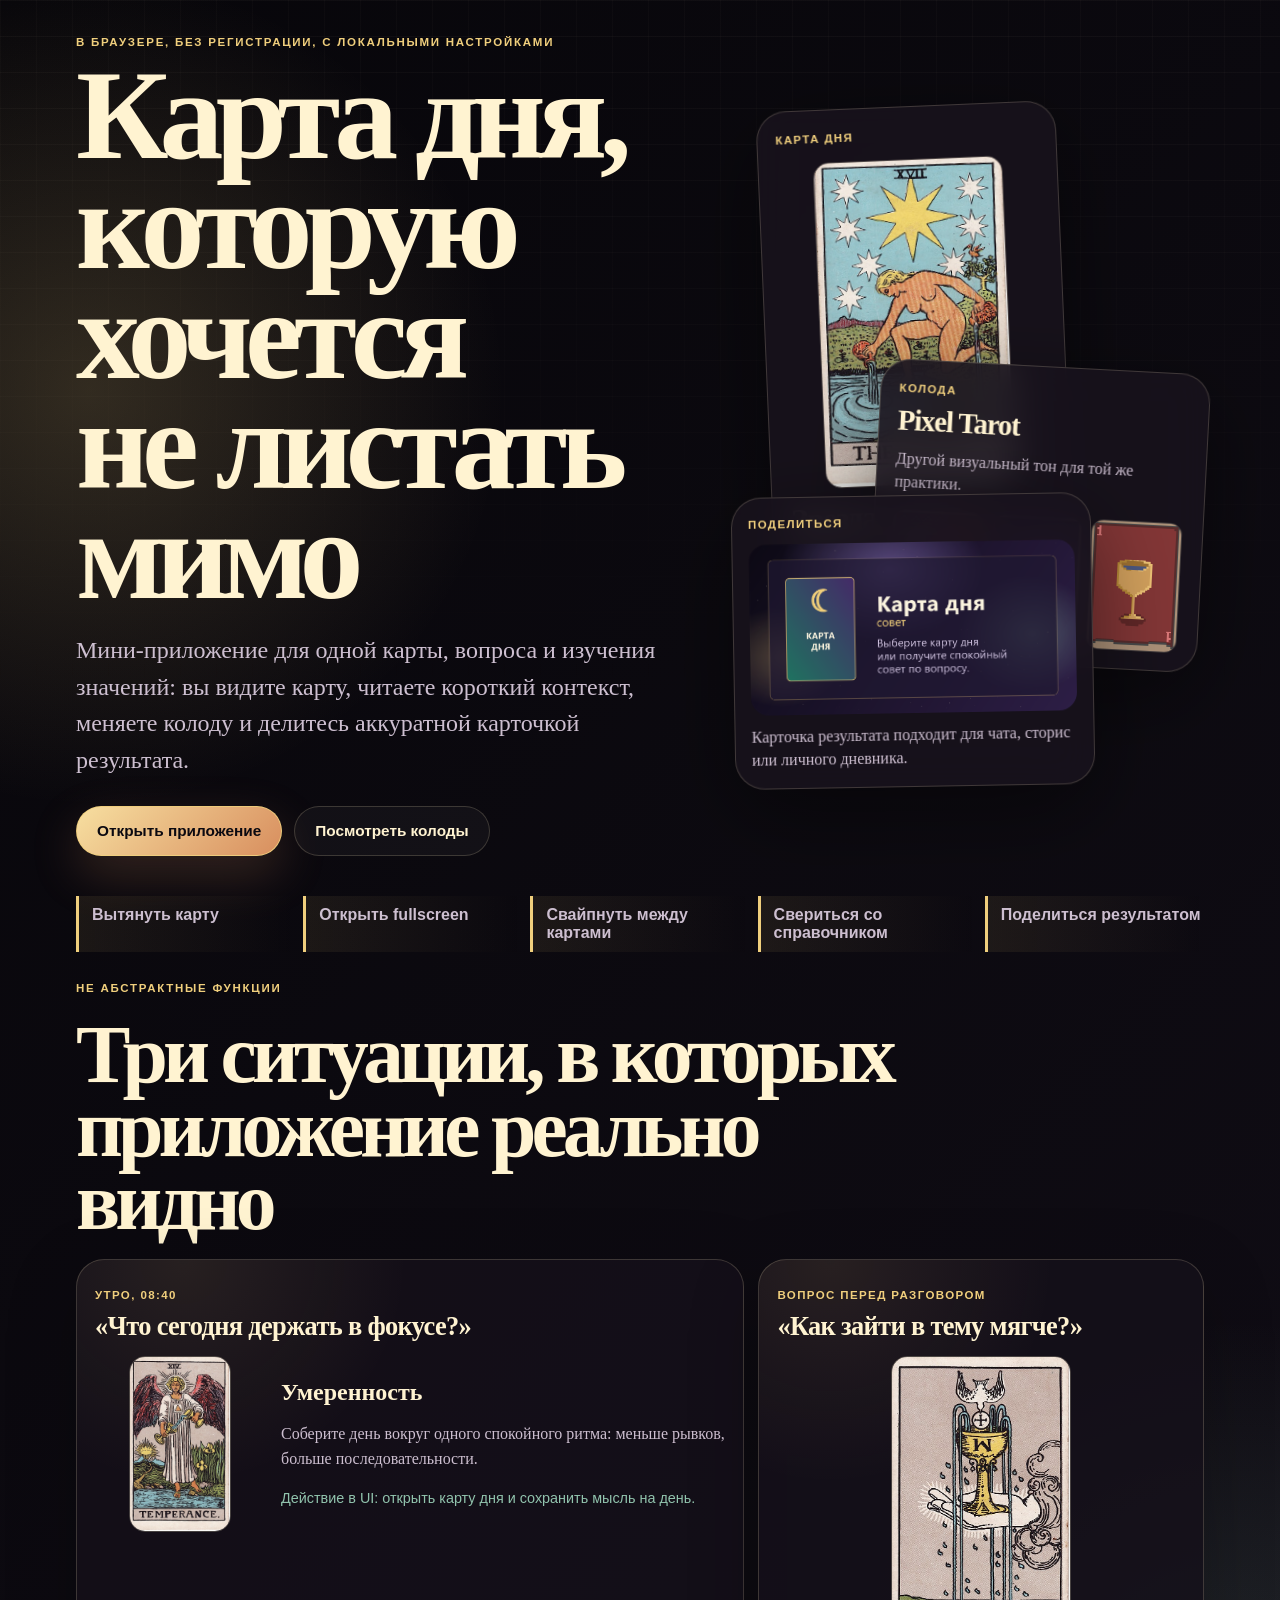
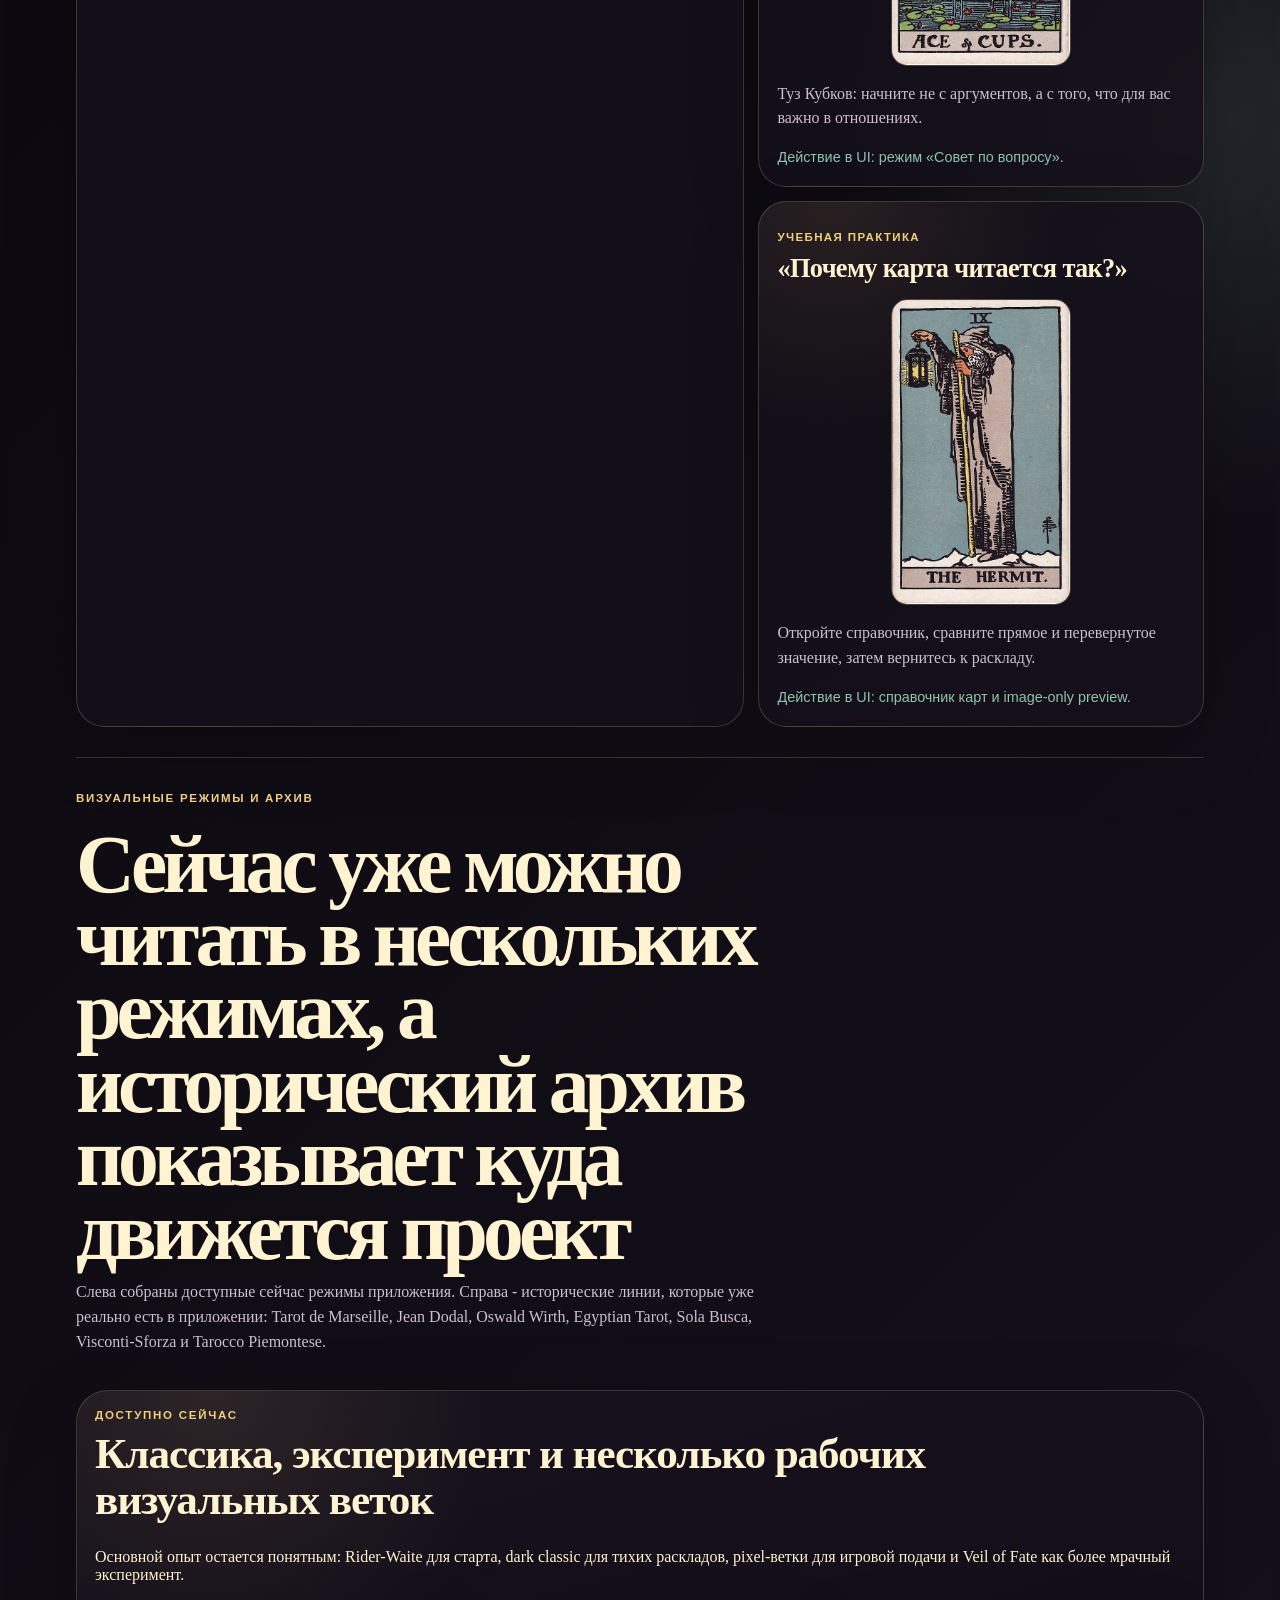
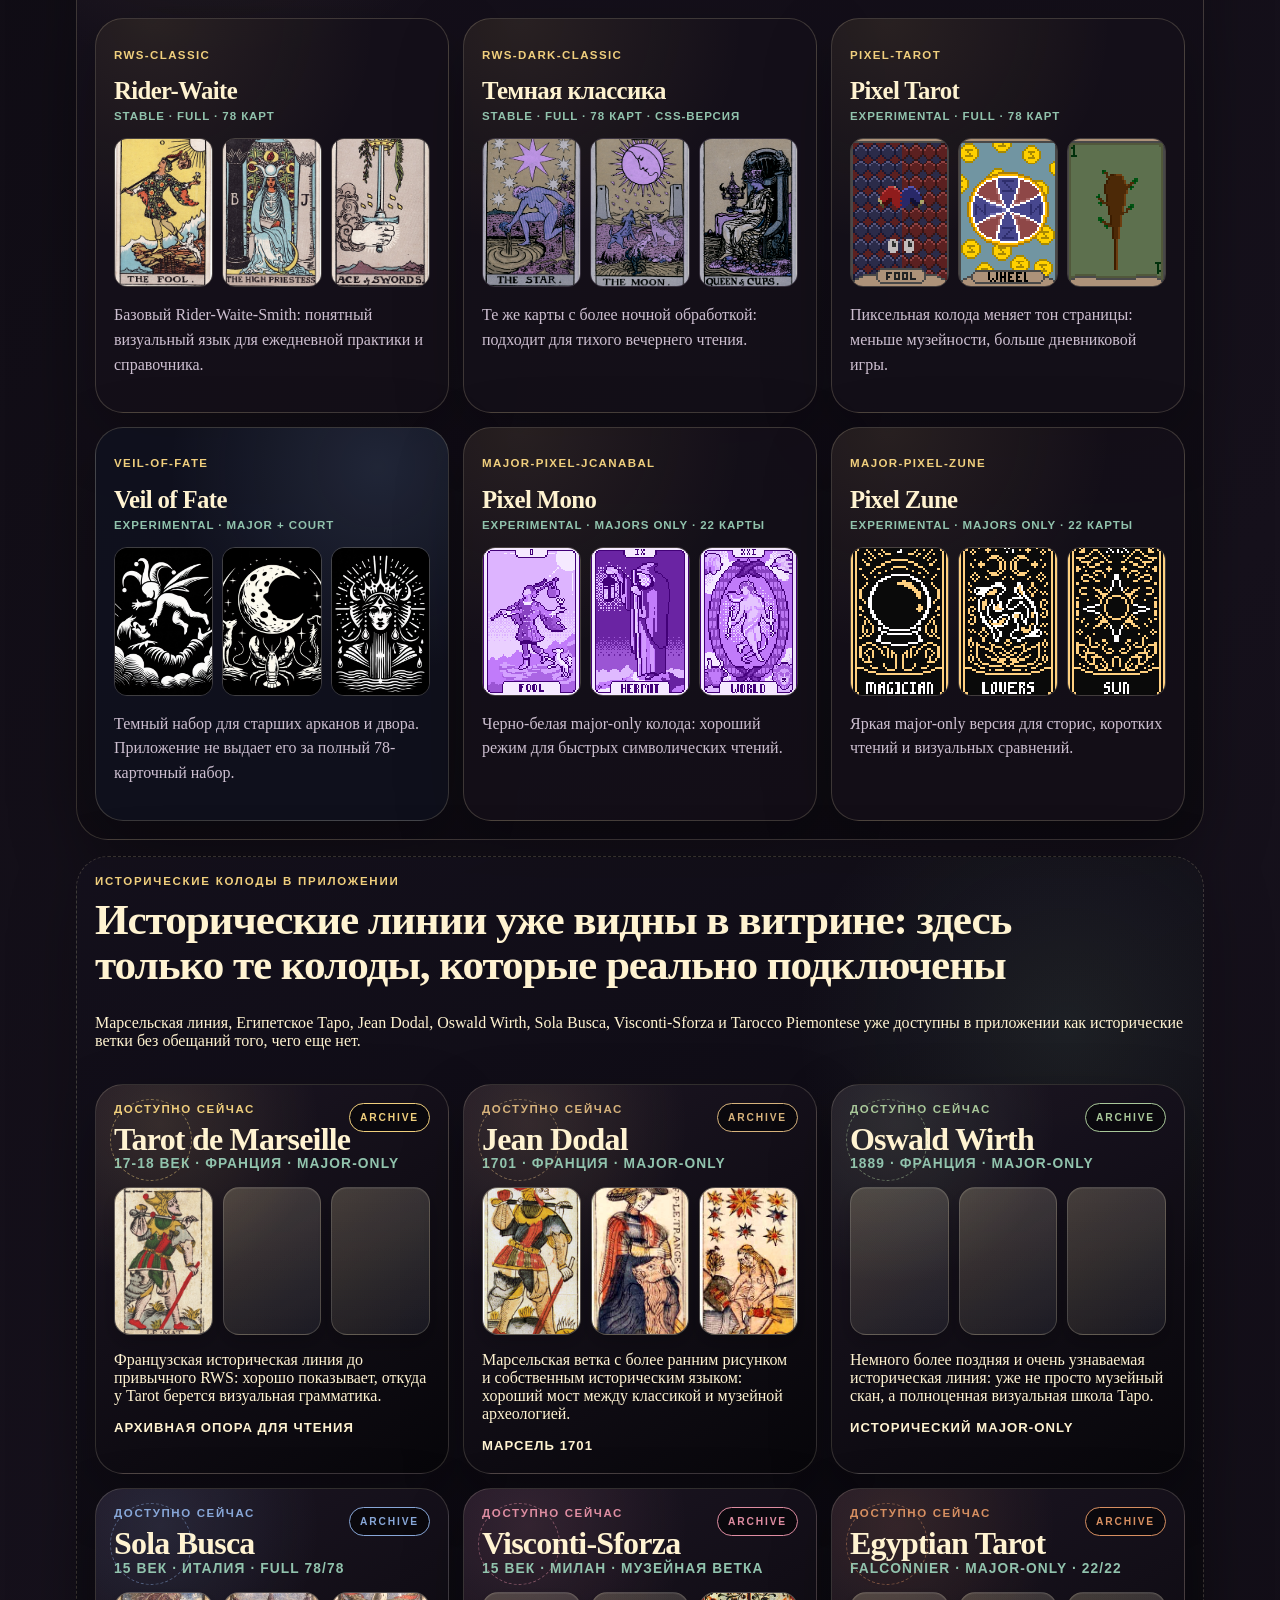
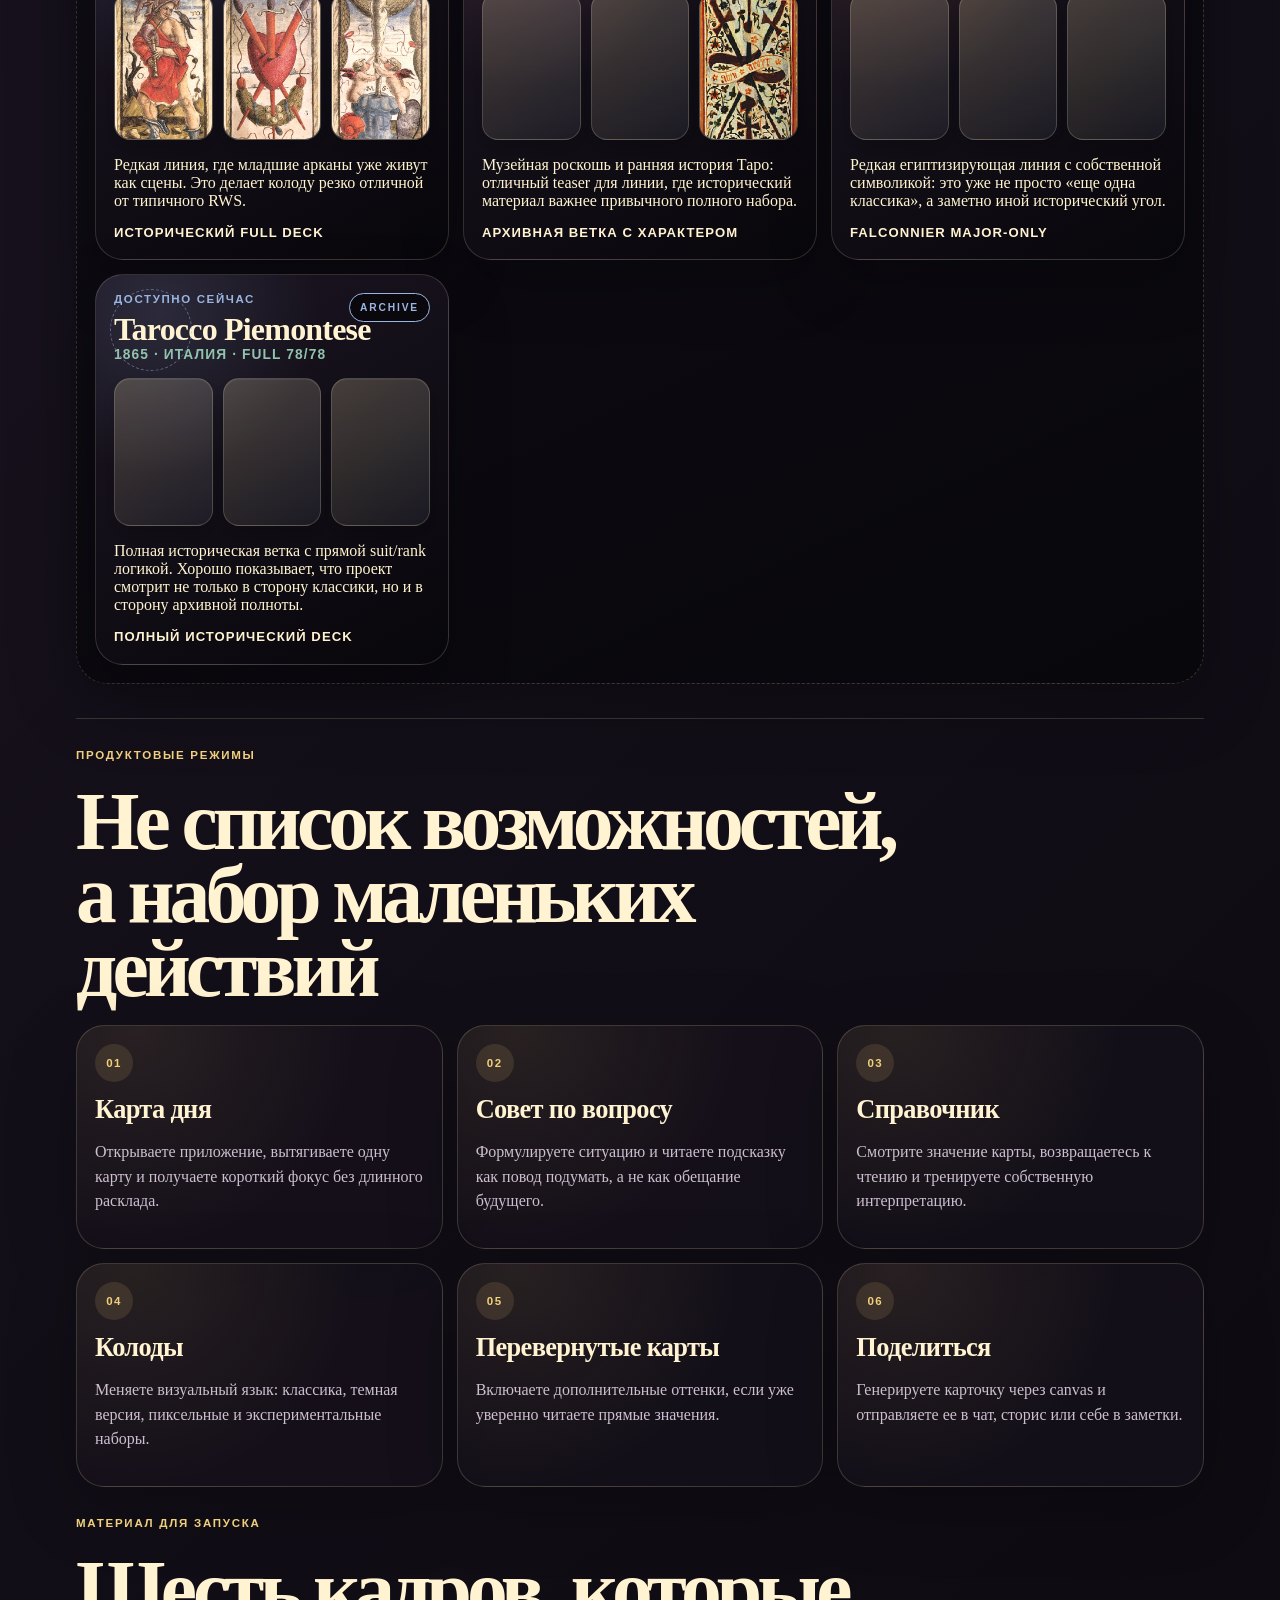
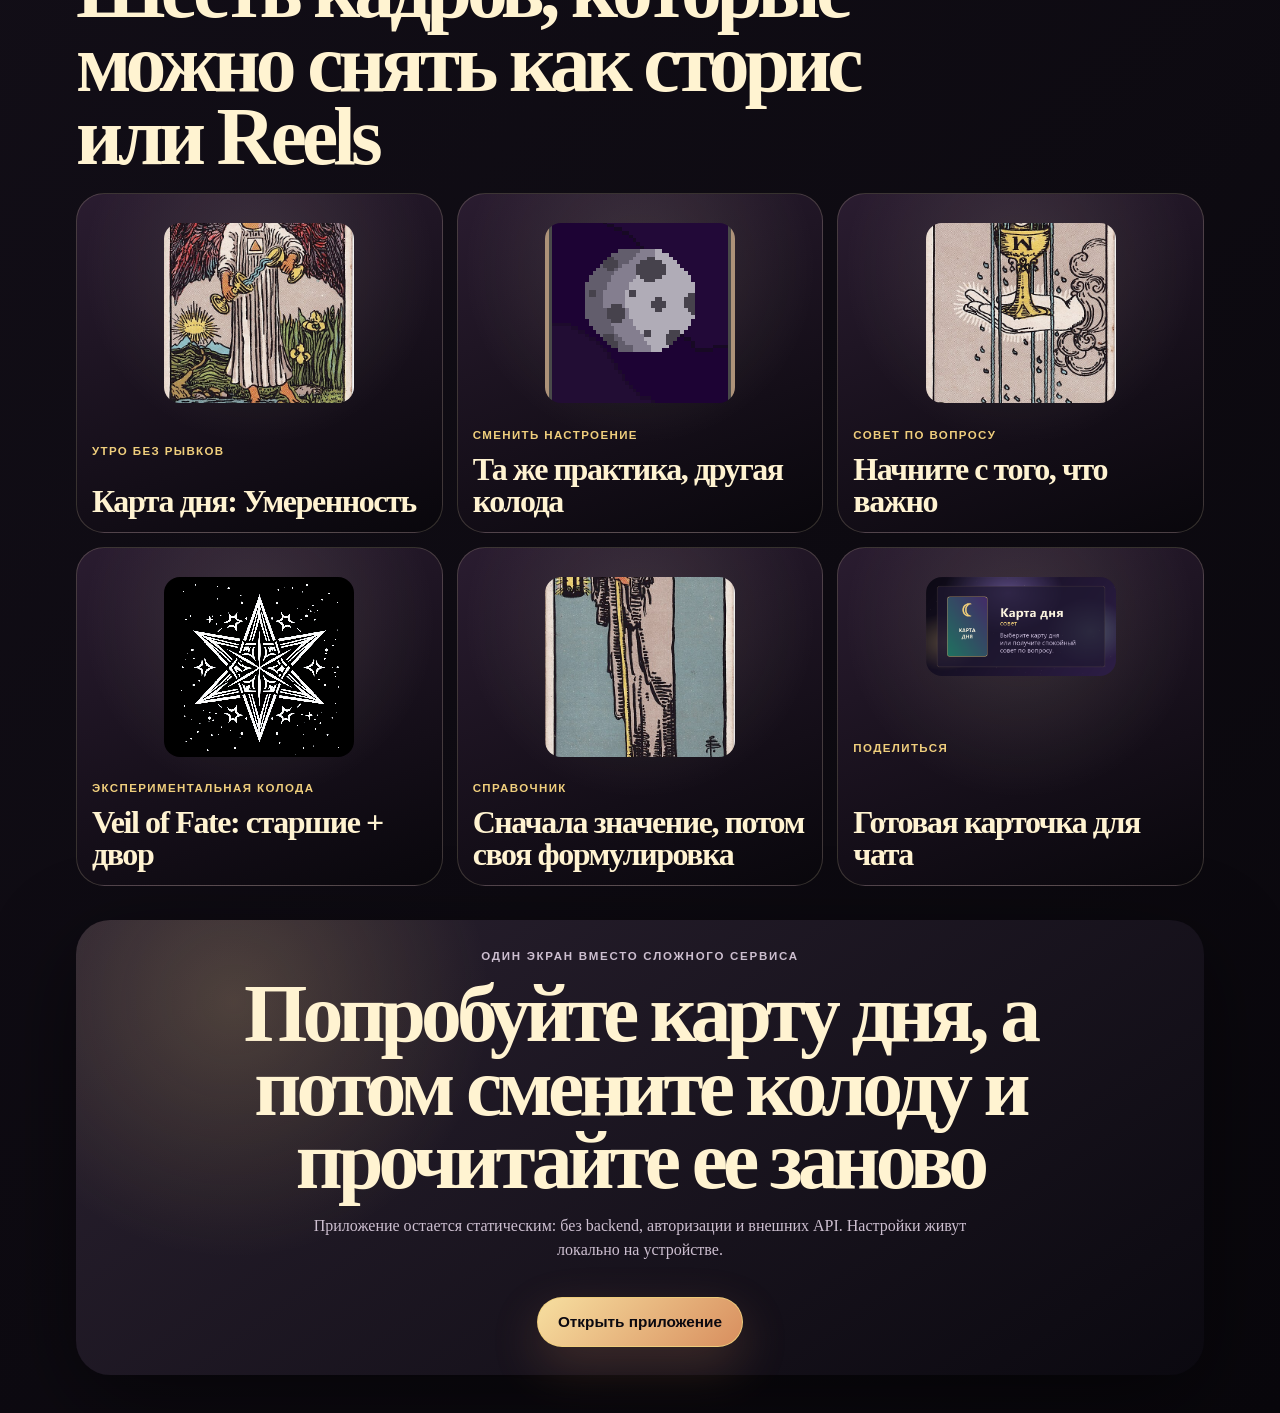
<file: promo/index.html>
<!doctype html>
<html lang="ru">
<head>
  <meta charset="utf-8">
  <meta name="viewport" content="width=device-width, initial-scale=1, viewport-fit=cover">
  <title>Карта дня - Таро-приложение с колодами и живыми примерами</title>
  <meta name="description" content="Авторская витрина приложения «Карта дня»: ежедневная карта, совет по вопросу, справочник, выбор колод, перевернутые карты и красивые карточки для шеринга.">
  <link rel="canonical" href="https://kostgame.github.io/Tarot/promo/">

  <meta property="og:type" content="website">
  <meta property="og:site_name" content="Карта дня">
  <meta property="og:title" content="Карта дня - Таро-приложение с колодами и живыми примерами">
  <meta property="og:description" content="Посмотрите, как работает «Карта дня»: реальные сценарии, разные колоды, справочник значений и карточки для шеринга.">
  <meta property="og:url" content="https://kostgame.github.io/Tarot/promo/">
  <meta property="og:image" content="https://kostgame.github.io/Tarot/assets/social/og-image.png">
  <meta property="og:image:width" content="1200">
  <meta property="og:image:height" content="630">

  <meta name="twitter:card" content="summary_large_image">
  <meta name="twitter:title" content="Карта дня - Таро-приложение с колодами и живыми примерами">
  <meta name="twitter:description" content="Ежедневная карта, совет по вопросу, справочник, выбор колод и карточки для шеринга прямо в браузере.">
  <meta name="twitter:image" content="https://kostgame.github.io/Tarot/assets/social/og-image.png">

  <link rel="icon" href="../favicon.ico" sizes="any">
  <link rel="icon" href="../favicon-32x32.png" type="image/png" sizes="32x32">
  <link rel="icon" href="../favicon-16x16.png" type="image/png" sizes="16x16">
  <link rel="icon" href="../favicon.svg" type="image/svg+xml">
  <link rel="apple-touch-icon" href="../apple-touch-icon.png">
  <meta name="theme-color" content="#0b0910">
  <link rel="stylesheet" href="styles.css">
</head>
<body>
  <main class="page">
    <section class="hero" aria-labelledby="hero-title">
      <div class="hero-copy">
        <p class="overline">В браузере, без регистрации, с локальными настройками</p>
        <h1 id="hero-title">Карта дня,<span>которую хочется</span><span>не листать мимо</span></h1>
        <p class="lead">Мини-приложение для одной карты, вопроса и изучения значений: вы видите карту, читаете короткий контекст, меняете колоду и делитесь аккуратной карточкой результата.</p>
        <div class="hero-actions" aria-label="Основные действия">
          <a class="button button-primary" href="https://kostgame.github.io/Tarot/">Открыть приложение</a>
          <a class="button button-secondary" href="#deck-showcase">Посмотреть колоды</a>
        </div>
      </div>

      <div class="hero-board" aria-label="Коллаж экранов приложения">
        <article class="floating-card reading-panel">
          <span class="ui-chip">Карта дня</span>
          <img src="../assets/cards/major-17-star.jpg" alt="Карта Таро Звезда">
          <h2>Звезда</h2>
          <p>Не пытайтесь решить все сразу. Выберите один шаг, который возвращает ощущение направления.</p>
        </article>
        <article class="floating-card deck-switch">
          <span class="ui-chip">Колода</span>
          <strong>Pixel Tarot</strong>
          <p>Другой визуальный тон для той же практики.</p>
          <div class="mini-row">
            <img src="../assets/cards-experimental/pixel-tarot/major-00-fool.png" alt="Pixel Tarot Дурак">
            <img src="../assets/cards-experimental/pixel-tarot/major-18-moon.png" alt="Pixel Tarot Луна">
            <img src="../assets/cards-experimental/pixel-tarot/cups-01-ace.png" alt="Pixel Tarot Туз Кубков">
          </div>
        </article>
        <article class="floating-card share-panel">
          <span class="ui-chip">Поделиться</span>
          <img src="../assets/social/og-image.png" alt="Preview карточки приложения">
          <p>Карточка результата подходит для чата, сторис или личного дневника.</p>
        </article>
      </div>
    </section>

    <section class="editorial-strip" aria-label="Что пользователь делает в приложении">
      <p>Вытянуть карту</p>
      <p>Открыть fullscreen</p>
      <p>Свайпнуть между картами</p>
      <p>Свериться со справочником</p>
      <p>Поделиться результатом</p>
    </section>

    <section class="section examples" aria-labelledby="examples-title">
      <div class="section-heading">
        <p class="overline">Не абстрактные функции</p>
        <h2 id="examples-title">Три ситуации, в которых приложение реально видно</h2>
      </div>
      <div class="example-layout">
        <article class="example-card example-large">
          <p class="example-label">Утро, 08:40</p>
          <h3>«Что сегодня держать в фокусе?»</h3>
          <div class="example-body">
            <img src="../assets/cards/major-14-temperance.jpg" alt="Карта Умеренность">
            <div>
              <strong>Умеренность</strong>
              <p>Соберите день вокруг одного спокойного ритма: меньше рывков, больше последовательности.</p>
              <span>Действие в UI: открыть карту дня и сохранить мысль на день.</span>
            </div>
          </div>
        </article>
        <article class="example-card">
          <p class="example-label">Вопрос перед разговором</p>
          <h3>«Как зайти в тему мягче?»</h3>
          <img src="../assets/cards/cups-01-ace.jpg" alt="Туз Кубков">
          <p>Туз Кубков: начните не с аргументов, а с того, что для вас важно в отношениях.</p>
          <span>Действие в UI: режим «Совет по вопросу».</span>
        </article>
        <article class="example-card">
          <p class="example-label">Учебная практика</p>
          <h3>«Почему карта читается так?»</h3>
          <img src="../assets/cards/major-09-hermit.jpg" alt="Карта Отшельник">
          <p>Откройте справочник, сравните прямое и перевернутое значение, затем вернитесь к раскладу.</p>
          <span>Действие в UI: справочник карт и image-only preview.</span>
        </article>
      </div>
    </section>

    <section class="section deck-showcase" id="deck-showcase" aria-labelledby="deck-title">
      <div class="section-heading">
        <p class="overline">Визуальные режимы и архив</p>
        <h2 id="deck-title">Сейчас уже можно читать в нескольких режимах, а исторический архив показывает куда движется проект</h2>
        <p class="section-note">Слева собраны доступные сейчас режимы приложения. Справа - исторические линии, которые уже реально есть в приложении: Tarot de Marseille, Jean Dodal, Oswald Wirth, Egyptian Tarot, Sola Busca, Visconti-Sforza и Tarocco Piemontese.</p>
      </div>

      <div class="deck-lane deck-lane-live" aria-labelledby="available-title">
        <div class="lane-heading">
          <p class="lane-label">Доступно сейчас</p>
          <h3 id="available-title">Классика, эксперимент и несколько рабочих визуальных веток</h3>
          <p>Основной опыт остается понятным: Rider-Waite для старта, dark classic для тихих раскладов, pixel-ветки для игровой подачи и Veil of Fate как более мрачный эксперимент.</p>
        </div>
        <div class="deck-grid deck-grid-live">
          <article class="deck-card">
            <div class="deck-meta">
              <p>rws-classic</p>
              <h3>Rider-Waite</h3>
              <span>stable · full · 78 карт</span>
            </div>
            <div class="thumbs">
              <img src="../assets/cards/major-00-fool.jpg" alt="Классическая колода Дурак">
              <img src="../assets/cards/major-02-high-priestess.jpg" alt="Классическая колода Жрица">
              <img src="../assets/cards/swords-01-ace.jpg" alt="Классическая колода Туз Мечей">
            </div>
            <p>Базовый Rider-Waite-Smith: понятный визуальный язык для ежедневной практики и справочника.</p>
          </article>
          <article class="deck-card deck-dark">
            <div class="deck-meta">
              <p>rws-dark-classic</p>
              <h3>Темная классика</h3>
              <span>stable · full · 78 карт · CSS-версия</span>
            </div>
            <div class="thumbs">
              <img src="../assets/cards/major-17-star.jpg" alt="Темная классика Звезда">
              <img src="../assets/cards/major-18-moon.jpg" alt="Темная классика Луна">
              <img src="../assets/cards/cups-13-queen.jpg" alt="Темная классика Королева Кубков">
            </div>
            <p>Те же карты с более ночной обработкой: подходит для тихого вечернего чтения.</p>
          </article>
          <article class="deck-card deck-pixel">
            <div class="deck-meta">
              <p>pixel-tarot</p>
              <h3>Pixel Tarot</h3>
              <span>experimental · full · 78 карт</span>
            </div>
            <div class="thumbs">
              <img src="../assets/cards-experimental/pixel-tarot/major-00-fool.png" alt="Pixel Tarot Дурак">
              <img src="../assets/cards-experimental/pixel-tarot/major-10-wheel-of-fortune.png" alt="Pixel Tarot Колесо Фортуны">
              <img src="../assets/cards-experimental/pixel-tarot/wands-01-ace.png" alt="Pixel Tarot Туз Жезлов">
            </div>
            <p>Пиксельная колода меняет тон страницы: меньше музейности, больше дневниковой игры.</p>
          </article>
          <article class="deck-card deck-veil">
            <div class="deck-meta">
              <p>veil-of-fate</p>
              <h3>Veil of Fate</h3>
              <span>experimental · major + court</span>
            </div>
            <div class="thumbs">
              <img src="../assets/cards-experimental/veil-of-fate/major-00-fool.png" alt="Veil of Fate Дурак">
              <img src="../assets/cards-experimental/veil-of-fate/major-18-moon.png" alt="Veil of Fate Луна">
              <img src="../assets/cards-experimental/veil-of-fate/cups-13-queen.png" alt="Veil of Fate Королева Кубков">
            </div>
            <p>Темный набор для старших арканов и двора. Приложение не выдает его за полный 78-карточный набор.</p>
          </article>
          <article class="deck-card deck-mono">
            <div class="deck-meta">
              <p>major-pixel-jcanabal</p>
              <h3>Pixel Mono</h3>
              <span>experimental · majors only · 22 карты</span>
            </div>
            <div class="thumbs">
              <img src="../assets/cards-experimental/major-pixel-jcanabal/major-00-fool.png" alt="Pixel Mono Дурак">
              <img src="../assets/cards-experimental/major-pixel-jcanabal/major-09-hermit.png" alt="Pixel Mono Отшельник">
              <img src="../assets/cards-experimental/major-pixel-jcanabal/major-21-world.png" alt="Pixel Mono Мир">
            </div>
            <p>Черно-белая major-only колода: хороший режим для быстрых символических чтений.</p>
          </article>
          <article class="deck-card deck-zune">
            <div class="deck-meta">
              <p>major-pixel-zune</p>
              <h3>Pixel Zune</h3>
              <span>experimental · majors only · 22 карты</span>
            </div>
            <div class="thumbs">
              <img src="../assets/cards-experimental/major-pixel-zune/major-01-magician.png" alt="Pixel Zune Маг">
              <img src="../assets/cards-experimental/major-pixel-zune/major-06-lovers.png" alt="Pixel Zune Влюбленные">
              <img src="../assets/cards-experimental/major-pixel-zune/major-19-sun.png" alt="Pixel Zune Солнце">
            </div>
            <p>Яркая major-only версия для сторис, коротких чтений и визуальных сравнений.</p>
          </article>
        </div>
      </div>

      <div class="deck-lane deck-lane-archive" aria-labelledby="archive-title">
        <div class="lane-heading">
          <p class="lane-label">Исторические колоды в приложении</p>
          <h3 id="archive-title">Исторические линии уже видны в витрине: здесь только те колоды, которые реально подключены</h3>
          <p>Марсельская линия, Египетское Таро, Jean Dodal, Oswald Wirth, Sola Busca, Visconti-Sforza и Tarocco Piemontese уже доступны в приложении как исторические ветки без обещаний того, чего еще нет.</p>
        </div>
        <div class="archive-grid">
          <article class="archive-card archive-available archive-marseille">
            <p class="archive-status">доступно сейчас</p>
            <h3>Tarot de Marseille</h3>
            <p class="archive-era">17-18 век · Франция · major-only</p>
            <div class="archive-art" aria-label="Три исторических превью Tarot de Marseille">
              <img src="../assets/cards-experimental/marseille-historical/major-00-fool.jpg" alt="Tarot de Marseille — Le Mat" loading="lazy" decoding="async">
              <img src="../assets/cards-experimental/marseille-historical/major-08-strength.jpg" alt="Tarot de Marseille — La Force" loading="lazy" decoding="async">
              <img src="../assets/cards-experimental/marseille-historical/major-17-star.jpg" alt="Tarot de Marseille — L'Étoile" loading="lazy" decoding="async">
            </div>
            <p>Французская историческая линия до привычного RWS: хорошо показывает, откуда у Tarot берется визуальная грамматика.</p>
            <strong>Архивная опора для чтения</strong>
          </article>
          <article class="archive-card archive-available archive-jean-dodal">
            <p class="archive-status">доступно сейчас</p>
            <h3>Jean Dodal</h3>
            <p class="archive-era">1701 · Франция · major-only</p>
            <div class="archive-art" aria-label="Три исторических превью Jean Dodal">
              <img src="../assets/cards-experimental/jean-dodal-marseille/major-00-fool.jpg" alt="Jean Dodal — Le Mat" loading="lazy" decoding="async">
              <img src="../assets/cards-experimental/jean-dodal-marseille/major-11-strength.jpg" alt="Jean Dodal — La Force" loading="lazy" decoding="async">
              <img src="../assets/cards-experimental/jean-dodal-marseille/major-17-star.jpg" alt="Jean Dodal — L'Étoile" loading="lazy" decoding="async">
            </div>
            <p>Марсельская ветка с более ранним рисунком и собственным историческим языком: хороший мост между классикой и музейной археологией.</p>
            <strong>Марсель 1701</strong>
          </article>
          <article class="archive-card archive-available archive-oswald">
            <p class="archive-status">доступно сейчас</p>
            <h3>Oswald Wirth</h3>
            <p class="archive-era">1889 · Франция · major-only</p>
            <div class="archive-art" aria-label="Три исторических превью Oswald Wirth">
              <img src="../assets/cards-experimental/oswald-wirth-tarot/major-00-fool.jpg" alt="Oswald Wirth — Le Fou" loading="lazy" decoding="async">
              <img src="../assets/cards-experimental/oswald-wirth-tarot/major-08-strength.jpg" alt="Oswald Wirth — La Force" loading="lazy" decoding="async">
              <img src="../assets/cards-experimental/oswald-wirth-tarot/major-17-star.jpg" alt="Oswald Wirth — Les Étoiles" loading="lazy" decoding="async">
            </div>
            <p>Немного более поздняя и очень узнаваемая историческая линия: уже не просто музейный скан, а полноценная визуальная школа Таро.</p>
            <strong>Исторический major-only</strong>
          </article>
          <article class="archive-card archive-available archive-sola">
            <p class="archive-status">доступно сейчас</p>
            <h3>Sola Busca</h3>
            <p class="archive-era">15 век · Италия · full 78/78</p>
            <div class="archive-art" aria-label="Три исторических превью Sola Busca">
              <img src="../assets/cards-experimental/sola-busca/major-00-fool.jpg" alt="Sola Busca — Дурак" loading="lazy" decoding="async">
              <img src="../assets/cards-experimental/sola-busca/swords-03-three.jpg" alt="Sola Busca — Тройка Мечей" loading="lazy" decoding="async">
              <img src="../assets/cards-experimental/sola-busca/wands-01-ace.jpg" alt="Sola Busca — Туз Жезлов" loading="lazy" decoding="async">
            </div>
            <p>Редкая линия, где младшие арканы уже живут как сцены. Это делает колоду резко отличной от типичного RWS.</p>
            <strong>Исторический full deck</strong>
          </article>
          <article class="archive-card archive-available archive-visconti">
            <p class="archive-status">доступно сейчас</p>
            <h3>Visconti-Sforza</h3>
            <p class="archive-era">15 век · Милан · музейная ветка</p>
            <div class="archive-art" aria-label="Три исторических превью Visconti-Sforza">
              <img src="../assets/cards/visconti-sforza-composite/major-00-fool.jpg" alt="Visconti-Sforza — Дурак" loading="lazy" decoding="async">
              <img src="../assets/cards/visconti-sforza-composite/major-11-justice.jpg" alt="Visconti-Sforza — Справедливость" loading="lazy" decoding="async">
              <img src="../assets/cards/visconti-sforza-composite/swords-03-three.jpg" alt="Visconti-Sforza — Тройка Мечей" loading="lazy" decoding="async">
            </div>
            <p>Музейная роскошь и ранняя история Таро: отличный teaser для линии, где исторический материал важнее привычного полного набора.</p>
            <strong>Архивная ветка с характером</strong>
          </article>
          <article class="archive-card archive-available archive-egyptian">
            <p class="archive-status">доступно сейчас</p>
            <h3>Egyptian Tarot</h3>
            <p class="archive-era">Falconnier · major-only · 22/22</p>
            <div class="archive-art" aria-label="Три исторических превью Egyptian Tarot">
              <img src="../assets/cards-experimental/egyptian-falconnier/major-00-fool.png" alt="Egyptian Tarot — Le Crocodile" loading="lazy" decoding="async">
              <img src="../assets/cards-experimental/egyptian-falconnier/major-08-strength.png" alt="Egyptian Tarot — La Force" loading="lazy" decoding="async">
              <img src="../assets/cards-experimental/egyptian-falconnier/major-17-star.png" alt="Egyptian Tarot — L'Etoile" loading="lazy" decoding="async">
            </div>
            <p>Редкая египтизирующая линия с собственной символикой: это уже не просто «еще одна классика», а заметно иной исторический угол.</p>
            <strong>Falconnier major-only</strong>
          </article>
          <article class="archive-card archive-available archive-piemontese">
            <p class="archive-status">доступно сейчас</p>
            <h3>Tarocco Piemontese</h3>
            <p class="archive-era">1865 · Италия · full 78/78</p>
            <div class="archive-art" aria-label="Три исторических превью Tarocco Piemontese">
              <img src="../assets/cards-experimental/tarocco-piemontese-solesio-1865/major-00-fool.jpg" alt="Tarocco Piemontese — Il Matto" loading="lazy" decoding="async">
              <img src="../assets/cards-experimental/tarocco-piemontese-solesio-1865/major-08-strength.jpg" alt="Tarocco Piemontese — La Forza" loading="lazy" decoding="async">
              <img src="../assets/cards-experimental/tarocco-piemontese-solesio-1865/major-21-world.jpg" alt="Tarocco Piemontese — Il Mondo" loading="lazy" decoding="async">
            </div>
            <p>Полная историческая ветка с прямой suit/rank логикой. Хорошо показывает, что проект смотрит не только в сторону классики, но и в сторону архивной полноты.</p>
            <strong>Полный исторический deck</strong>
          </article>
        </div>
      </div>
    </section>

    <section class="section modes" aria-labelledby="modes-title">
      <div class="section-heading">
        <p class="overline">Продуктовые режимы</p>
        <h2 id="modes-title">Не список возможностей, а набор маленьких действий</h2>
      </div>
      <div class="mode-wall">
        <article>
          <span>01</span>
          <h3>Карта дня</h3>
          <p>Открываете приложение, вытягиваете одну карту и получаете короткий фокус без длинного расклада.</p>
        </article>
        <article>
          <span>02</span>
          <h3>Совет по вопросу</h3>
          <p>Формулируете ситуацию и читаете подсказку как повод подумать, а не как обещание будущего.</p>
        </article>
        <article>
          <span>03</span>
          <h3>Справочник</h3>
          <p>Смотрите значение карты, возвращаетесь к чтению и тренируете собственную интерпретацию.</p>
        </article>
        <article>
          <span>04</span>
          <h3>Колоды</h3>
          <p>Меняете визуальный язык: классика, темная версия, пиксельные и экспериментальные наборы.</p>
        </article>
        <article>
          <span>05</span>
          <h3>Перевернутые карты</h3>
          <p>Включаете дополнительные оттенки, если уже уверенно читаете прямые значения.</p>
        </article>
        <article>
          <span>06</span>
          <h3>Поделиться</h3>
          <p>Генерируете карточку через canvas и отправляете ее в чат, сторис или себе в заметки.</p>
        </article>
      </div>
    </section>

    <section class="section story-gallery" id="stories" aria-labelledby="stories-title">
      <div class="section-heading">
        <p class="overline">Материал для запуска</p>
        <h2 id="stories-title">Шесть кадров, которые можно снять как сторис или Reels</h2>
      </div>
      <div class="story-grid">
        <article class="story-frame">
          <img src="../assets/cards/major-14-temperance.jpg" alt="Умеренность">
          <p>Утро без рывков</p>
          <strong>Карта дня: Умеренность</strong>
        </article>
        <article class="story-frame">
          <img src="../assets/cards-experimental/pixel-tarot/major-18-moon.png" alt="Pixel Tarot Луна">
          <p>Сменить настроение</p>
          <strong>Та же практика, другая колода</strong>
        </article>
        <article class="story-frame">
          <img src="../assets/cards/cups-01-ace.jpg" alt="Туз Кубков">
          <p>Совет по вопросу</p>
          <strong>Начните с того, что важно</strong>
        </article>
        <article class="story-frame">
          <img src="../assets/cards-experimental/veil-of-fate/major-17-star.png" alt="Veil of Fate Звезда">
          <p>Экспериментальная колода</p>
          <strong>Veil of Fate: старшие + двор</strong>
        </article>
        <article class="story-frame">
          <img src="../assets/cards/major-09-hermit.jpg" alt="Отшельник">
          <p>Справочник</p>
          <strong>Сначала значение, потом своя формулировка</strong>
        </article>
        <article class="story-frame">
          <img src="../assets/social/og-image.png" alt="Preview приложения">
          <p>Поделиться</p>
          <strong>Готовая карточка для чата</strong>
        </article>
      </div>
    </section>

    <section class="closing" aria-labelledby="closing-title">
      <p class="overline">Один экран вместо сложного сервиса</p>
      <h2 id="closing-title">Попробуйте карту дня, а потом смените колоду и прочитайте ее заново</h2>
      <p>Приложение остается статическим: без backend, авторизации и внешних API. Настройки живут локально на устройстве.</p>
      <a class="button button-primary" href="https://kostgame.github.io/Tarot/">Открыть приложение</a>
    </section>
  </main>
</body>
</html>
</file>
<file: promo/styles.css>
:root {
  color-scheme: dark;
  --paper: #fff3d1;
  --ink: #0b0910;
  --bg: #09070c;
  --bg2: #141018;
  --panel: #1d1723;
  --panel2: #2b2130;
  --gold: #f0cf7d;
  --copper: #d78f61;
  --sage: #91c3ad;
  --rose: #df8da2;
  --blue: #88a7d8;
  --muted: #cdbfd0;
  --line: rgba(255, 237, 192, .18);
  --shadow: 0 26px 90px rgba(0, 0, 0, .48);
}

* {
  box-sizing: border-box;
}

html,
body {
  width: 100%;
  min-width: 0;
  margin: 0;
  overflow-x: hidden;
}

html {
  scroll-behavior: smooth;
}

body {
  background:
    radial-gradient(circle at 7% 5%, rgba(240, 207, 125, .18), transparent 26rem),
    radial-gradient(circle at 96% 22%, rgba(145, 195, 173, .14), transparent 25rem),
    linear-gradient(135deg, #07060a, #16111c 55%, #09070c);
  color: var(--paper);
  font-family: Georgia, "Times New Roman", serif;
}

body::before {
  content: "";
  position: fixed;
  inset: 0;
  z-index: -1;
  pointer-events: none;
  background:
    linear-gradient(rgba(255, 243, 209, .035) 1px, transparent 1px),
    linear-gradient(90deg, rgba(255, 243, 209, .025) 1px, transparent 1px);
  background-size: 36px 36px;
  mask-image: linear-gradient(to bottom, black, transparent 82%);
}

img {
  display: block;
  max-width: 100%;
}

a {
  color: inherit;
}

.page {
  width: min(100%, 1180px);
  margin: 0 auto;
  padding: max(18px, env(safe-area-inset-top)) 14px max(38px, env(safe-area-inset-bottom));
}

.hero {
  display: grid;
  gap: 28px;
  min-height: 100svh;
  align-items: center;
  padding: 18px 0 40px;
}

.overline {
  margin: 0 0 12px;
  color: var(--gold);
  font-family: "Trebuchet MS", Verdana, sans-serif;
  font-size: .72rem;
  font-weight: 800;
  letter-spacing: .15em;
  text-transform: uppercase;
}

h1,
h2,
h3,
p,
strong,
span {
  overflow-wrap: anywhere;
}

h1 {
  max-width: 850px;
  margin: 0;
  font-size: clamp(2.82rem, 12.2vw, 8.7rem);
  line-height: .86;
  letter-spacing: -.06em;
}

h1 span {
  display: block;
}

h2 {
  max-width: 820px;
  margin: 0;
  font-size: clamp(2rem, 8.5vw, 5.1rem);
  line-height: .9;
  letter-spacing: -.06em;
}

h3 {
  margin: 0;
  font-size: clamp(1.18rem, 5vw, 1.65rem);
  line-height: 1.05;
  letter-spacing: -.025em;
}

.lead {
  max-width: 690px;
  margin: 22px 0 0;
  color: var(--muted);
  font-size: clamp(1.06rem, 4.5vw, 1.5rem);
  line-height: 1.52;
}

.hero-actions {
  display: grid;
  gap: 12px;
  margin-top: 28px;
}

.button {
  display: inline-flex;
  min-height: 50px;
  align-items: center;
  justify-content: center;
  border: 1px solid var(--line);
  border-radius: 999px;
  padding: 13px 20px;
  font-family: "Trebuchet MS", Verdana, sans-serif;
  font-size: .96rem;
  font-weight: 800;
  text-align: center;
  text-decoration: none;
}

.button-primary {
  border-color: rgba(240, 207, 125, .9);
  background: linear-gradient(135deg, #f7dfa0, #d88e5e);
  color: var(--ink);
  box-shadow: 0 18px 48px rgba(216, 143, 97, .22);
}

.button-secondary {
  background: rgba(255, 255, 255, .035);
  color: var(--paper);
}

.hero-board {
  display: grid;
  gap: 14px;
}

.floating-card {
  border: 1px solid var(--line);
  border-radius: 30px;
  background: rgba(23, 18, 28, .88);
  box-shadow: var(--shadow);
  backdrop-filter: blur(18px);
}

.ui-chip,
.example-label,
.deck-meta p,
.deck-meta span,
.mode-wall span,
.story-frame p {
  font-family: "Trebuchet MS", Verdana, sans-serif;
  font-size: .72rem;
  font-weight: 800;
  letter-spacing: .12em;
  text-transform: uppercase;
}

.ui-chip,
.example-label,
.deck-meta p,
.mode-wall span,
.story-frame p {
  color: var(--gold);
}

.reading-panel {
  width: min(78%, 300px);
  padding: 18px;
  justify-self: start;
}

.reading-panel img {
  width: min(74%, 190px);
  margin: 16px auto;
  border: 1px solid rgba(255, 243, 209, .24);
  border-radius: 16px;
}

.reading-panel h2 {
  font-size: 2.1rem;
}

.reading-panel p,
.deck-switch p,
.share-panel p {
  margin: 10px 0 0;
  color: var(--muted);
  line-height: 1.45;
}

.deck-switch {
  width: min(82%, 330px);
  padding: 18px;
  justify-self: end;
}

.deck-switch strong {
  display: block;
  margin-top: 8px;
  font-size: 1.8rem;
  letter-spacing: -.04em;
}

.mini-row,
.thumbs {
  display: flex;
  gap: 9px;
  margin-top: 16px;
}

.mini-row img {
  width: 31%;
  border: 1px solid rgba(255, 243, 209, .2);
  border-radius: 12px;
  image-rendering: pixelated;
}

.share-panel {
  width: min(92%, 360px);
  padding: 16px;
  justify-self: start;
}

.share-panel img {
  margin-top: 12px;
  border-radius: 18px;
}

.editorial-strip {
  display: grid;
  gap: 8px;
  margin: 0 0 30px;
}

.editorial-strip p {
  margin: 0;
  border-left: 3px solid var(--gold);
  padding: 10px 0 10px 13px;
  background: linear-gradient(90deg, rgba(240, 207, 125, .08), transparent);
  color: var(--muted);
  font-family: "Trebuchet MS", Verdana, sans-serif;
  font-weight: 700;
}

.section {
  margin-top: 30px;
}

.section-heading {
  display: grid;
  gap: 12px;
  margin-bottom: 20px;
}

.section-note {
  max-width: 720px;
  margin: 0;
  color: var(--muted);
  line-height: 1.55;
}

.example-layout,
.deck-grid,
.deck-grid-live,
.archive-grid,
.mode-wall,
.story-grid {
  display: grid;
  gap: 14px;
}

.example-card,
.deck-card,
.mode-wall article {
  border: 1px solid var(--line);
  border-radius: 28px;
  background:
    radial-gradient(circle at 16% 0%, rgba(240, 207, 125, .09), transparent 14rem),
    rgba(21, 16, 26, .82);
  box-shadow: 0 20px 70px rgba(0, 0, 0, .22);
}

.example-card {
  padding: 18px;
}

.example-body {
  display: grid;
  gap: 16px;
  margin-top: 16px;
}

.example-card img {
  width: min(64%, 180px);
  margin: 16px auto 0;
  border: 1px solid rgba(255, 243, 209, .22);
  border-radius: 16px;
}

.example-body img {
  width: min(60%, 170px);
  margin: 0 auto;
}

.example-card strong {
  display: block;
  font-size: 1.5rem;
}

.example-card p:not(.example-label),
.mode-wall p,
.deck-card > p,
.closing p {
  color: var(--muted);
  line-height: 1.55;
}

.example-card span {
  display: block;
  margin-top: 12px;
  color: var(--sage);
  font-family: "Trebuchet MS", Verdana, sans-serif;
  font-size: .9rem;
  line-height: 1.45;
}

.deck-showcase {
  border-block: 1px solid var(--line);
  display: grid;
  gap: 16px;
  padding-block: 34px;
}

.deck-lane {
  border: 1px solid var(--line);
  border-radius: 32px;
  padding: 18px;
  background:
    radial-gradient(circle at 12% 0%, rgba(240, 207, 125, .08), transparent 18rem),
    rgba(17, 13, 22, .88);
  box-shadow: 0 20px 70px rgba(0, 0, 0, .24);
}

.deck-lane-live {
  background:
    radial-gradient(circle at 12% 0%, rgba(240, 207, 125, .1), transparent 18rem),
    linear-gradient(165deg, rgba(24, 18, 30, .9), rgba(13, 10, 16, .92));
}

.deck-lane-archive {
  background:
    radial-gradient(circle at 88% 12%, rgba(145, 195, 173, .1), transparent 17rem),
    linear-gradient(155deg, rgba(20, 16, 27, .96), rgba(8, 7, 11, .98));
  border-style: dashed;
}

.lane-heading {
  display: grid;
  gap: 10px;
  margin-bottom: 18px;
}

.lane-heading h3 {
  max-width: 920px;
  font-size: clamp(1.5rem, 5vw, 2.7rem);
}

.lane-label {
  margin: 0;
  color: var(--gold);
  font-family: "Trebuchet MS", Verdana, sans-serif;
  font-size: .72rem;
  font-weight: 800;
  letter-spacing: .15em;
  text-transform: uppercase;
}

.deck-grid-live {
  grid-template-columns: 1fr;
}

.archive-grid {
  grid-template-columns: 1fr;
}

.deck-card {
  padding: 18px;
}

.deck-meta {
  display: grid;
  gap: 6px;
}

.deck-meta h3 {
  font-size: 1.55rem;
}

.deck-meta span {
  color: var(--sage);
  letter-spacing: .08em;
}

.archive-card {
  position: relative;
  overflow: hidden;
  border: 1px solid rgba(255, 243, 209, .16);
  border-radius: 28px;
  padding: 18px;
  background:
    radial-gradient(circle at 18% 10%, var(--archive-glow, rgba(240, 207, 125, .14)), transparent 10rem),
    linear-gradient(150deg, rgba(29, 22, 36, .96), rgba(8, 7, 11, .96));
  box-shadow: 0 22px 60px rgba(0, 0, 0, .26);
}

.archive-card::before {
  content: "";
  position: absolute;
  inset: 14px auto auto 14px;
  width: 80px;
  height: 80px;
  border: 1px dashed var(--archive-accent, rgba(240, 207, 125, .6));
  border-radius: 50%;
  opacity: .48;
  pointer-events: none;
}

.archive-card::after {
  content: "ARCHIVE";
  position: absolute;
  top: 18px;
  right: 18px;
  padding: 8px 10px;
  border: 1px solid var(--archive-accent, rgba(240, 207, 125, .6));
  border-radius: 999px;
  background: rgba(8, 7, 11, .8);
  color: var(--archive-accent, var(--gold));
  font-family: "Trebuchet MS", Verdana, sans-serif;
  font-size: .64rem;
  font-weight: 800;
  letter-spacing: .18em;
  text-transform: uppercase;
  pointer-events: none;
}

.archive-status {
  margin: 0 0 8px;
  color: var(--archive-accent, var(--gold));
  font-family: "Trebuchet MS", Verdana, sans-serif;
  font-size: .72rem;
  font-weight: 800;
  letter-spacing: .14em;
  text-transform: uppercase;
}

.archive-card h3 {
  margin-top: 4px;
  font-size: clamp(1.45rem, 5vw, 2rem);
}

.archive-era {
  margin: 0;
  color: var(--sage);
  font-family: "Trebuchet MS", Verdana, sans-serif;
  font-size: .86rem;
  font-weight: 700;
  letter-spacing: .08em;
  text-transform: uppercase;
}

.archive-art {
  display: grid;
  grid-template-columns: repeat(3, minmax(0, 1fr));
  gap: 10px;
  margin: 16px 0;
}

.archive-art img,
.archive-art span {
  position: relative;
  min-height: 142px;
  overflow: hidden;
  border: 1px solid rgba(255, 243, 209, .18);
  border-radius: 16px;
  background:
    linear-gradient(180deg, rgba(255, 255, 255, .08), rgba(255, 255, 255, .02)),
    linear-gradient(135deg, rgba(240, 207, 125, .15), rgba(136, 167, 216, .06));
}

.archive-art img {
  width: 100%;
  aspect-ratio: 2 / 3;
  object-fit: cover;
  object-position: center;
  box-shadow: inset 0 1px 0 rgba(255, 255, 255, .06), 0 8px 18px rgba(0, 0, 0, .18);
  filter: saturate(.96) contrast(1.04);
}

.archive-art span::before {
  content: "";
  position: absolute;
  inset: 12px;
  border: 1px solid rgba(255, 243, 209, .18);
  border-radius: 12px;
  background:
    linear-gradient(160deg, rgba(0, 0, 0, .06), transparent 55%),
    radial-gradient(circle at 30% 24%, rgba(255, 255, 255, .15), transparent 24%);
  box-shadow: inset 0 1px 0 rgba(255, 255, 255, .08);
}

.archive-art span:nth-child(1) {
  transform: translateY(12px) rotate(-4deg);
}

.archive-art span:nth-child(2) {
  transform: scale(1.02);
}

.archive-art span:nth-child(3) {
  transform: translateY(8px) rotate(4deg);
}

.archive-art-placeholder span {
  min-height: 142px;
}

.archive-card strong {
  display: block;
  margin-top: 14px;
  color: var(--paper);
  font-family: "Trebuchet MS", Verdana, sans-serif;
  font-size: .82rem;
  font-weight: 800;
  letter-spacing: .08em;
  line-height: 1.35;
  text-transform: uppercase;
}

.archive-card p:last-of-type {
  margin-bottom: 0;
}

.archive-available {
  --archive-accent: var(--sage);
  --archive-glow: rgba(145, 195, 173, .13);
}

.archive-marseille {
  --archive-accent: var(--gold);
  --archive-glow: rgba(240, 207, 125, .13);
}

.archive-sola {
  --archive-accent: var(--blue);
  --archive-glow: rgba(136, 167, 216, .13);
}

.archive-visconti {
  --archive-accent: var(--rose);
  --archive-glow: rgba(223, 141, 162, .13);
}

.archive-jean-dodal {
  --archive-accent: #d7b37c;
  --archive-glow: rgba(215, 179, 124, .14);
}

.archive-oswald {
  --archive-accent: #a9c89a;
  --archive-glow: rgba(169, 200, 154, .14);
}

.archive-egyptian {
  --archive-accent: var(--copper);
  --archive-glow: rgba(215, 143, 97, .14);
}

.archive-piemontese {
  --archive-accent: #9ab5df;
  --archive-glow: rgba(154, 181, 223, .14);
}

.thumbs img {
  width: calc((100% - 18px) / 3);
  aspect-ratio: 2 / 3;
  object-fit: cover;
  border: 1px solid rgba(255, 243, 209, .2);
  border-radius: 13px;
}

.deck-dark .thumbs img {
  filter: brightness(.74) contrast(1.22) saturate(.76) hue-rotate(218deg);
}

.deck-pixel .thumbs img,
.deck-mono .thumbs img,
.deck-zune .thumbs img {
  image-rendering: pixelated;
}

.deck-veil {
  background:
    radial-gradient(circle at 80% 10%, rgba(136, 167, 216, .14), transparent 13rem),
    rgba(16, 18, 31, .84);
}

.mode-wall article {
  padding: 18px;
}

.mode-wall span {
  display: inline-flex;
  width: 38px;
  height: 38px;
  align-items: center;
  justify-content: center;
  margin-bottom: 14px;
  border-radius: 50%;
  background: rgba(240, 207, 125, .12);
}

.story-grid {
  grid-template-columns: repeat(2, minmax(0, 1fr));
}

.story-frame {
  display: grid;
  min-height: 330px;
  align-content: space-between;
  overflow: hidden;
  border: 1px solid var(--line);
  border-radius: 28px;
  padding: 15px;
  background:
    radial-gradient(circle at 50% 22%, rgba(255, 243, 209, .12), transparent 11rem),
    linear-gradient(160deg, #2a1c30, #09070c);
}

.story-frame img {
  width: min(86%, 190px);
  max-height: 180px;
  object-fit: cover;
  margin: 14px auto;
  border-radius: 16px;
  image-rendering: auto;
}

.story-frame:nth-child(2) img,
.story-frame:nth-child(4) img {
  image-rendering: pixelated;
}

.story-frame strong {
  display: block;
  font-size: clamp(1.22rem, 5.5vw, 2rem);
  line-height: 1;
  letter-spacing: -.045em;
}

.closing {
  margin-top: 34px;
  border-radius: 34px;
  padding: 28px 20px;
  background:
    radial-gradient(circle at 14% 18%, rgba(240, 207, 125, .2), transparent 16rem),
    linear-gradient(145deg, #2a2130, #0b0910);
  box-shadow: var(--shadow);
  text-align: center;
}

.closing h2,
.closing p {
  margin-inline: auto;
}

.closing p {
  max-width: 680px;
}

.closing .button {
  margin-top: 18px;
}

@media (min-width: 680px) {
  .page {
    padding-inline: 26px;
  }

  .hero {
    grid-template-columns: minmax(0, 1.02fr) minmax(320px, .78fr);
    gap: 42px;
    min-height: 760px;
  }

  h1 {
    font-size: clamp(4.6rem, 10vw, 8.7rem);
  }

  .hero-actions {
    display: flex;
    flex-wrap: wrap;
  }

  .hero-board {
    position: relative;
    display: block;
    min-height: 680px;
  }

  .floating-card {
    position: absolute;
  }

  .reading-panel {
    top: 0;
    left: 7%;
    transform: rotate(-2.4deg);
  }

  .deck-switch {
    right: 0;
    top: 260px;
    transform: rotate(3deg);
  }

  .share-panel {
    left: 0;
    bottom: 0;
    transform: rotate(-1deg);
  }

  .editorial-strip {
    grid-template-columns: repeat(5, minmax(0, 1fr));
  }

  .example-layout {
    grid-template-columns: minmax(0, 1.2fr) minmax(0, .8fr);
  }

  .example-large {
    grid-row: span 2;
  }

  .example-body {
    grid-template-columns: 170px minmax(0, 1fr);
    align-items: center;
  }

  .deck-grid,
  .deck-grid-live,
  .archive-grid,
  .mode-wall {
    grid-template-columns: repeat(2, minmax(0, 1fr));
  }

  .story-grid {
    grid-template-columns: repeat(3, minmax(0, 1fr));
  }
}

@media (min-width: 980px) {
  .deck-grid,
  .deck-grid-live,
  .archive-grid {
    grid-template-columns: repeat(3, minmax(0, 1fr));
  }

  .mode-wall {
    grid-template-columns: repeat(3, minmax(0, 1fr));
  }
}
</file>
